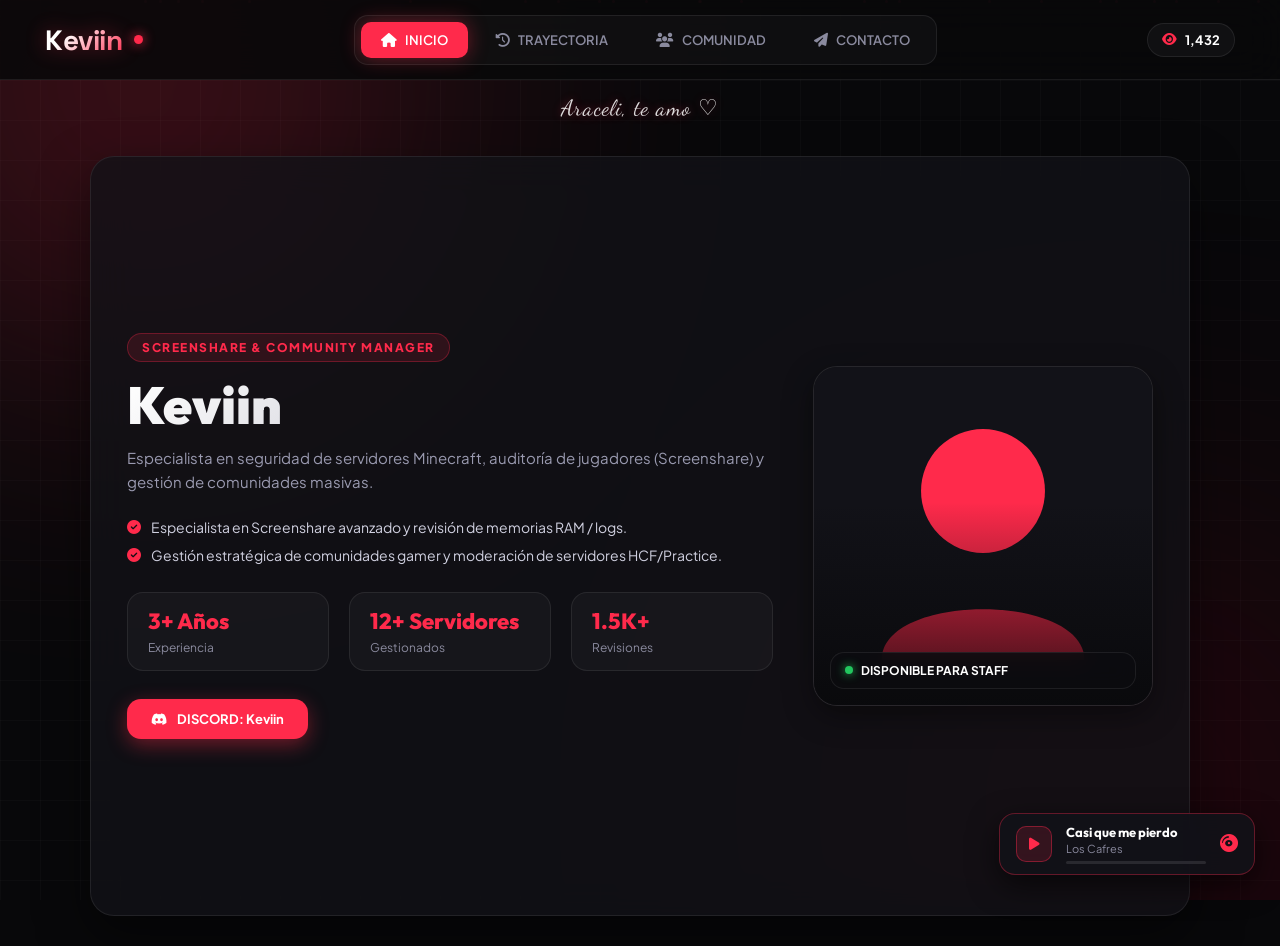
<file: index.html>
<!DOCTYPE html>
<html lang="es">
<head>
    <meta charset="UTF-8">
    <meta name="viewport" content="width=device-width, initial-scale=1.0">
    <title>Keviin - Portafolio Profesional</title>
    <!-- FAVICON CON LA K ESTILIZADA EN LA PESTAÑA -->
    <link rel="icon" type="image/svg+xml" href="data:image/svg+xml,<svg xmlns='http://www.w3.org/2000/svg' viewBox='0 0 100 100'><rect width='100' height='100' rx='20' fill='%2308080a'/><text x='50%' y='55%' dominant-baseline='central' text-anchor='middle' fill='%23ff2a4b' font-family='Cinzel, serif' font-weight='bold' font-size='70'>K</text></svg>">
    <link href="https://fonts.googleapis.com/css2?family=Dancing+Script:wght@600&family=Outfit:wght@400;600;700;800;900&family=Space+Grotesk:wght@600;700&family=Plus+Jakarta+Sans:wght@400;500;600;700&display=swap" rel="stylesheet">
    <link rel="stylesheet" href="https://cdnjs.cloudflare.com/ajax/libs/font-awesome/6.4.0/css/all.min.css">
    <link rel="stylesheet" href="css/styles.css">
</head>
<body>

    <div class="background-effects">
        <div class="grid-overlay"></div>
        <div class="glow-orb orb-1" id="orb1"></div>
        <div class="glow-orb orb-2" id="orb2"></div>
        <div id="particlesContainer" class="particles-container"></div>
    </div>

    <!-- REPRODUCTOR DE AUDIO -->
    <audio id="bgMusic" loop preload="auto"></audio>

    <!-- NAVBAR PRINCIPAL -->
    <nav class="navbar">
        <div class="logo">
            <span class="logo-accent" id="logoText">Keviin</span>
            <span class="status-dot"></span>
        </div>
        
        <div class="nav-links" id="navigationMenu"></div>
        
        <div class="navbar-right-group">
            <!-- CONTADOR DE VISITAS EN VIVO EN LA BARRA SUPERIOR -->
            <div class="visitor-counter-badge" title="Visitas totales">
                <i class="fas fa-eye"></i> <span id="visitorCounterNum" class="visitor-num">1,431</span>
            </div>
        </div>
    </nav>

    <!-- MENSAJE DEDICATORIA EDITABLE DESDE EL PANEL -->
    <div class="dedication-container">
        <span class="dedication-text" id="dedicationTextDisplay">Araceli, te amo ♡</span>
    </div>

    <!-- CONTENIDO DE LAS TARJETAS / SECCIONES -->
    <main class="main-container">
        <div id="cardsStage" class="cards-stage"></div>
    </main>

    <!-- REPRODUCTOR DE MÚSICA FLOTANTE ABAJO A LA DERECHA -->
    <div class="bottom-music-widget" id="musicPlayerBtn" onclick="toggleMusic()">
        <button class="music-play-btn" id="musicPlayIconBtn" aria-label="Reproducir">
            <i class="fas fa-play" id="playPauseIcon"></i>
        </button>
        <div class="bottom-music-details">
            <div class="bottom-song-title" id="songTitleDisplay">Casi que me pierdo</div>
            <div class="bottom-artist-name" id="songArtistDisplay">Los Cafres</div>
            <div class="music-progress-bar">
                <div class="music-progress-fill" id="musicProgressFill"></div>
            </div>
        </div>
        <div class="music-disc-icon">
            <i class="fas fa-compact-disc spin-disc" id="discIcon"></i>
        </div>
    </div>

    <div class="toast" id="toastNotification">Copiado al portapapeles</div>

    <script src="js/main.js"></script>
</body>
</html>
</file>
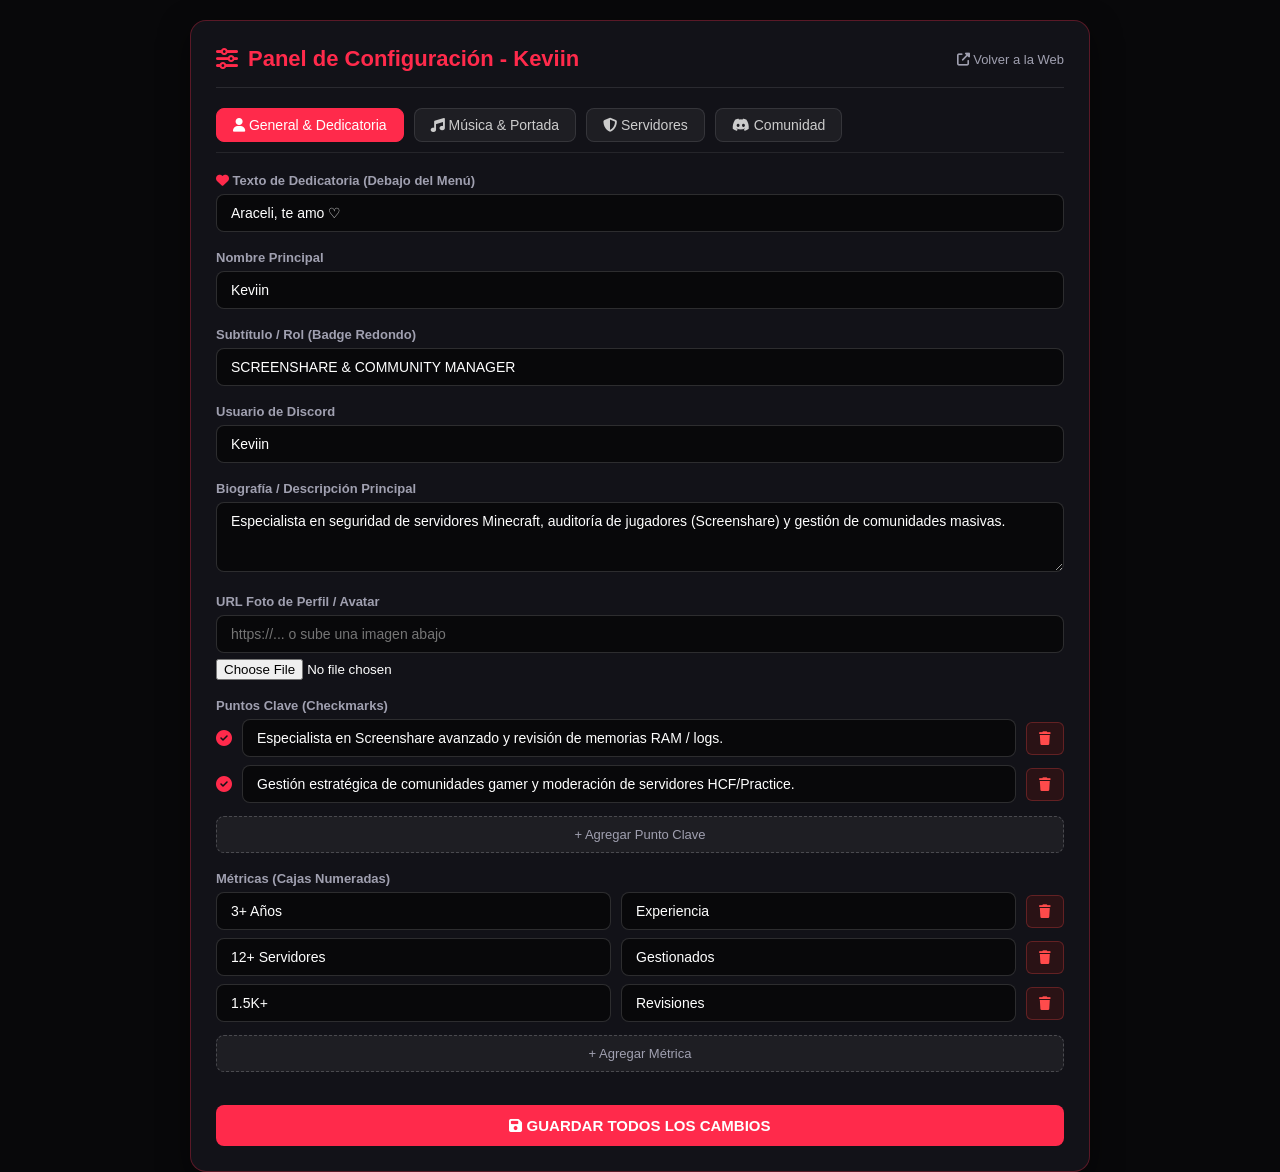
<file: portal.html>
<!DOCTYPE html>
<html lang="es">
<head>
    <meta charset="UTF-8">
    <meta name="viewport" content="width=device-width, initial-scale=1.0">
    <title>Panel de Control - Keviin</title>
    <link rel="icon" type="image/svg+xml" href="data:image/svg+xml,<svg xmlns='http://www.w3.org/2000/svg' viewBox='0 0 100 100'><rect width='100' height='100' rx='20' fill='%2308080a'/><text x='50%' y='55%' dominant-baseline='central' text-anchor='middle' fill='%23ff2a4b' font-family='Cinzel, serif' font-weight='bold' font-size='70'>K</text></svg>">
    <link href="https://fonts.googleapis.com/css2?family=Outfit:wght@400;600;700;800&display=swap" rel="stylesheet">
    <link rel="stylesheet" href="https://cdnjs.cloudflare.com/ajax/libs/font-awesome/6.4.0/css/all.min.css">
    <link rel="stylesheet" href="css/styles.css">
    <style>
        body { background: #08080a; color: #fff; font-family: 'Outfit', sans-serif; margin: 0; padding: 20px; }
        .admin-container { max-width: 900px; margin: 0 auto; background: #121218; border: 1px solid rgba(255,42,75,0.3); border-radius: 16px; padding: 25px; box-shadow: 0 10px 30px rgba(0,0,0,0.5); }
        .admin-header { display: flex; justify-content: space-between; align-items: center; border-bottom: 1px solid rgba(255,255,255,0.1); padding-bottom: 15px; margin-bottom: 20px; }
        .admin-title { font-size: 22px; font-weight: 700; color: #ff2a4b; display: flex; align-items: center; gap: 10px; }
        .nav-tabs { display: flex; gap: 10px; margin-bottom: 20px; border-bottom: 1px solid rgba(255,255,255,0.08); padding-bottom: 10px; overflow-x: auto; }
        .tab-btn { background: rgba(255,255,255,0.05); border: 1px solid rgba(255,255,255,0.1); color: #ccc; padding: 8px 16px; border-radius: 8px; cursor: pointer; font-size: 14px; transition: 0.2s; white-space: nowrap; }
        .tab-btn.active, .tab-btn:hover { background: #ff2a4b; color: #fff; border-color: #ff2a4b; }
        .tab-pane { display: none; }
        .tab-pane.active { display: block; }
        .form-group { margin-bottom: 18px; }
        .form-group label { display: block; font-size: 13px; color: #a0a0b0; margin-bottom: 6px; font-weight: 600; }
        .form-control { width: 100%; background: #08080a; border: 1px solid rgba(255,255,255,0.15); color: #fff; padding: 10px 14px; border-radius: 8px; box-sizing: border-box; font-family: inherit; font-size: 14px; }
        .form-control:focus { border-color: #ff2a4b; outline: none; }
        .btn-save { background: #ff2a4b; color: #fff; border: none; padding: 12px 24px; border-radius: 8px; font-size: 15px; font-weight: 700; cursor: pointer; transition: 0.2s; width: 100%; margin-top: 15px; }
        .btn-save:hover { background: #e01f3d; box-shadow: 0 0 15px rgba(255,42,75,0.4); }
        .dynamic-item { display: flex; gap: 10px; margin-bottom: 8px; align-items: center; }
        .btn-remove { background: #2a1215; color: #ff4b4b; border: 1px solid #ff4b4b44; padding: 8px 12px; border-radius: 6px; cursor: pointer; }
        .btn-add { background: rgba(255,255,255,0.05); border: 1px dashed rgba(255,255,255,0.2); color: #a0a0b0; width: 100%; padding: 10px; border-radius: 8px; cursor: pointer; font-size: 13px; margin-top: 5px; }
        .btn-add:hover { border-color: #ff2a4b; color: #fff; }
    </style>
</head>
<body>

<div class="admin-container">
    <div class="admin-header">
        <div class="admin-title"><i class="fas fa-sliders-h"></i> Panel de Configuración - Keviin</div>
        <a href="index.html" style="color:#a0a0b0; text-decoration:none; font-size:13px;"><i class="fas fa-external-link-alt"></i> Volver a la Web</a>
    </div>

    <div class="nav-tabs">
        <button class="tab-btn active" onclick="openTab('general', this)"><i class="fas fa-user"></i> General & Dedicatoria</button>
        <button class="tab-btn" onclick="openTab('music', this)"><i class="fas fa-music"></i> Música & Portada</button>
        <button class="tab-btn" onclick="openTab('trajectory', this)"><i class="fas fa-shield-alt"></i> Servidores</button>
        <button class="tab-btn" onclick="openTab('community', this)"><i class="fab fa-discord"></i> Comunidad</button>
    </div>

    <form id="adminForm" onsubmit="event.preventDefault(); saveEverything();">
        <!-- TAB GENERAL -->
        <div class="tab-pane active" id="tab-general">
            <div class="form-group">
                <label><i class="fas fa-heart" style="color:#ff2a4b;"></i> Texto de Dedicatoria (Debajo del Menú)</label>
                <input type="text" id="cfgDedication" class="form-control" placeholder="Ej: Araceli, te amo ♡">
            </div>

            <div class="form-group">
                <label>Nombre Principal</label>
                <input type="text" id="cfgName" class="form-control" placeholder="Keviin">
            </div>

            <div class="form-group">
                <label>Subtítulo / Rol (Badge Redondo)</label>
                <input type="text" id="cfgRole" class="form-control" placeholder="SCREENSHARE & COMMUNITY MANAGER">
            </div>

            <div class="form-group">
                <label>Usuario de Discord</label>
                <input type="text" id="cfgDiscord" class="form-control" placeholder="Keviin">
            </div>

            <div class="form-group">
                <label>Biografía / Descripción Principal</label>
                <textarea id="cfgBio" class="form-control" rows="3" placeholder="Descripción..."></textarea>
            </div>

            <div class="form-group">
                <label>URL Foto de Perfil / Avatar</label>
                <input type="text" id="cfgAvatarUrl" class="form-control" placeholder="https://... o sube una imagen abajo">
                <div style="margin-top:6px;">
                    <input type="file" id="fileAvatarInput" accept="image/*" onchange="showFileName(this, 'avatarFileName')">
                    <span id="avatarFileName" style="font-size:12px; color:#8a8a9e; margin-left:8px;"></span>
                </div>
            </div>

            <div class="form-group">
                <label>Puntos Clave (Checkmarks)</label>
                <div id="bulletsContainer"></div>
                <button type="button" class="btn-add" onclick="addBulletField('')">+ Agregar Punto Clave</button>
            </div>

            <div class="form-group">
                <label>Métricas (Cajas Numeradas)</label>
                <div id="metricsContainer"></div>
                <button type="button" class="btn-add" onclick="addMetricField('', '')">+ Agregar Métrica</button>
            </div>
        </div>

        <!-- TAB MÚSICA -->
        <div class="tab-pane" id="tab-music">
            <div class="form-group">
                <label><i class="fas fa-heading"></i> Nombre de la Canción</label>
                <input type="text" id="cfgSongTitle" class="form-control" placeholder="Ej: Casi que me pierdo">
            </div>

            <div class="form-group">
                <label><i class="fas fa-user-ninja"></i> Nombre del Artista / Grupo</label>
                <input type="text" id="cfgSongArtist" class="form-control" placeholder="Ej: Los Cafres">
            </div>

            <div class="form-group">
                <label><i class="fas fa-link"></i> URL Directa de la Canción (.mp3)</label>
                <input type="text" id="cfgSongUrl" class="form-control" placeholder="https://ejemplo.com/cancion.mp3">
                <span style="font-size:12px; color:#8a8a9e; display:block; margin-top:4px;">Pega el enlace de la canción que quieras colocar. Se actualiza al instante en la web.</span>
            </div>
        </div>

        <!-- TAB SERVIDORES -->
        <div class="tab-pane" id="tab-trajectory">
            <div class="form-group">
                <label>Servidores y Rangos de Trayectoria</label>
                <div id="trajectoryContainer"></div>
                <button type="button" class="btn-add" onclick="addServerField('', '', 'ACTUAL', '')">+ Agregar Servidor</button>
            </div>
        </div>

        <!-- TAB COMUNIDAD -->
        <div class="tab-pane" id="tab-community">
            <div class="form-group">
                <label>Descripción de la Comunidad</label>
                <textarea id="cfgCommDesc" class="form-control" rows="2"></textarea>
            </div>

            <div class="form-group">
                <label>Número de Miembros</label>
                <input type="text" id="cfgCommMembers" class="form-control" placeholder="1,450+">
            </div>

            <div class="form-group">
                <label>Link de Invitación a Discord</label>
                <input type="text" id="cfgCommLink" class="form-control" placeholder="https://discord.gg/...">
            </div>

            <div class="form-group">
                <label>Testimonios de Owners / Managers</label>
                <div id="testimonialsContainer"></div>
                <button type="button" class="btn-add" onclick="addTestimonialField('', '', '')">+ Agregar Testimonio</button>
            </div>

            <div class="form-group">
                <label>Juegos Activos</label>
                <div id="gamesContainer"></div>
                <button type="button" class="btn-add" onclick="addGameField('', 'Activo')">+ Agregar Juego</button>
            </div>
        </div>

        <button type="submit" class="btn-save"><i class="fas fa-save"></i> GUARDAR TODOS LOS CAMBIOS</button>
    </form>
</div>

<script src="js/admin.js"></script>
</body>
</html>
</file>
<file: css/styles.css>
* {
    margin: 0;
    padding: 0;
    box-sizing: border-box;
    font-family: 'Plus Jakarta Sans', sans-serif;
    user-select: none;
}

:root {
    --accent-color: #ff2a4b;
    --accent-glow: rgba(255, 42, 75, 0.4);
    --accent-secondary: #7a0018;
    --bg-dark: #08080a;
    --card-bg: rgba(18, 18, 24, 0.78);
    --border-color: rgba(255, 255, 255, 0.08);
}

body {
    background-color: var(--bg-dark);
    color: #ffffff;
    height: 100vh;
    overflow: hidden;
    position: relative;
}

.background-effects {
    position: absolute;
    top: 0;
    left: 0;
    width: 100%;
    height: 100%;
    overflow: hidden;
    z-index: -1;
}

.grid-overlay {
    width: 100%;
    height: 100%;
    background-image: 
        linear-gradient(rgba(255, 255, 255, 0.02) 1px, transparent 1px),
        linear-gradient(90deg, rgba(255, 255, 255, 0.02) 1px, transparent 1px);
    background-size: 40px 40px;
    position: absolute;
}

.glow-orb {
    position: absolute;
    border-radius: 50%;
    filter: blur(150px);
    opacity: 0.28;
    animation: orbFloat 12s ease-in-out infinite alternate;
    transition: background 0.5s ease;
}

.orb-1 {
    width: 520px;
    height: 520px;
    background: var(--accent-color);
    top: -180px;
    left: -120px;
}

.orb-2 {
    width: 550px;
    height: 550px;
    background: var(--accent-secondary);
    bottom: -180px;
    right: -120px;
    animation-delay: -6s;
}

@keyframes orbFloat {
    0% { transform: translateY(0px) scale(1) rotate(0deg); opacity: 0.22; }
    50% { transform: translateY(20px) scale(1.05) rotate(3deg); opacity: 0.3; }
    100% { transform: translateY(40px) scale(1.1) rotate(6deg); opacity: 0.25; }
}

.particles-container {
    position: absolute;
    width: 100%;
    height: 100%;
    pointer-events: none;
    overflow: hidden;
}

.particle {
    position: absolute;
    width: 3px;
    height: 3px;
    background: var(--accent-color);
    border-radius: 50%;
    opacity: 0.5;
    animation: floatParticle 8s infinite linear;
}

@keyframes floatParticle {
    0% { transform: translateY(100vh) scale(0.5); opacity: 0; }
    20% { opacity: 0.6; }
    80% { opacity: 0.6; }
    100% { transform: translateY(-10vh) scale(1.2); opacity: 0; }
}

.navbar {
    display: flex;
    justify-content: space-between;
    align-items: center;
    padding: 0 45px;
    height: 80px;
    background: rgba(8, 8, 10, 0.88);
    backdrop-filter: blur(20px);
    border-bottom: 1px solid var(--border-color);
    position: relative;
    z-index: 10;
}

.logo {
    display: flex;
    align-items: center;
    gap: 12px;
}

.logo-accent {
    font-family: 'Space Grotesk', 'Outfit', sans-serif;
    font-weight: 700;
    font-size: 28px;
    letter-spacing: -0.5px;
    background: linear-gradient(135deg, #ffffff 30%, var(--accent-color) 100%);
    -webkit-background-clip: text;
    -webkit-text-fill-color: transparent;
    filter: drop-shadow(0 0 10px var(--accent-glow));
    text-transform: capitalize;
}

.status-dot {
    width: 9px;
    height: 9px;
    background-color: var(--accent-color);
    border-radius: 50%;
    box-shadow: 0 0 12px var(--accent-color);
    animation: blink 2s infinite;
}

@keyframes blink {
    0%, 100% { opacity: 1; transform: scale(1); }
    50% { opacity: 0.4; transform: scale(0.85); }
}

.nav-links {
    display: flex;
    gap: 8px;
    background: rgba(255, 255, 255, 0.03);
    padding: 6px;
    border-radius: 14px;
    border: 1px solid var(--border-color);
}

.nav-btn {
    background: transparent;
    border: none;
    color: #8a8a9e;
    padding: 10px 20px;
    border-radius: 10px;
    font-weight: 600;
    font-size: 13px;
    cursor: pointer;
    transition: all 0.3s cubic-bezier(0.4, 0, 0.2, 1);
    display: flex;
    align-items: center;
    gap: 8px;
}

.nav-btn i {
    font-size: 14px;
    transition: transform 0.3s ease;
}

.nav-btn:hover {
    color: #ffffff;
    background: rgba(255, 255, 255, 0.05);
}

.nav-btn.active {
    background: var(--accent-color);
    color: #ffffff;
    box-shadow: 0 0 20px var(--accent-glow);
}

.navbar-right-group {
    display: flex;
    align-items: center;
    gap: 14px;
}

.music-player-widget {
    display: flex;
    align-items: center;
    gap: 10px;
    background: rgba(255, 255, 255, 0.04);
    border: 1px solid rgba(255, 42, 75, 0.35);
    padding: 8px 18px;
    border-radius: 20px;
    cursor: pointer;
    position: relative;
    transition: all 0.3s ease;
}

.music-player-widget:hover {
    background: rgba(255, 42, 75, 0.12);
    border-color: var(--accent-color);
    box-shadow: 0 0 18px var(--accent-glow);
    transform: translateY(-1px);
}

.music-bars {
    display: flex;
    align-items: flex-end;
    gap: 3px;
    height: 14px;
}

.music-bars span {
    width: 3px;
    height: 100%;
    background-color: var(--accent-color);
    border-radius: 3px;
    transition: height 0.2s ease;
}

.music-player-widget.playing .music-bars span:nth-child(1) {
    animation: soundBar 0.8s ease-in-out infinite alternate;
}
.music-player-widget.playing .music-bars span:nth-child(2) {
    animation: soundBar 0.8s ease-in-out infinite alternate 0.2s;
}
.music-player-widget.playing .music-bars span:nth-child(3) {
    animation: soundBar 0.8s ease-in-out infinite alternate 0.4s;
}

@keyframes soundBar {
    0% { height: 4px; }
    100% { height: 16px; }
}

.music-info {
    font-size: 13px;
    font-weight: 600;
    color: #e2e2e8;
    max-width: 190px;
    white-space: nowrap;
    overflow: hidden;
    text-overflow: ellipsis;
}

.music-tooltip {
    position: absolute;
    bottom: -36px;
    right: 0;
    background: rgba(12, 12, 16, 0.95);
    color: #fff;
    font-size: 11px;
    padding: 5px 12px;
    border-radius: 20px;
    border: 1px solid var(--accent-color);
    pointer-events: none;
    opacity: 0;
    transition: all 0.25s ease;
    white-space: nowrap;
    box-shadow: 0 4px 15px rgba(0,0,0,0.5);
}

.music-player-widget:hover .music-tooltip {
    opacity: 1;
    transform: translateY(0);
}

.visitor-counter-badge {
    display: flex;
    align-items: center;
    gap: 8px;
    background: rgba(255, 255, 255, 0.04);
    border: 1px solid var(--border-color);
    padding: 8px 14px;
    border-radius: 20px;
    font-size: 13px;
    color: #a0a0b0;
    transition: all 0.3s ease;
}

.visitor-counter-badge i { color: var(--accent-color); }
.visitor-num { font-weight: 700; color: #fff; }

.main-container {
    height: calc(100vh - 80px);
    display: flex;
    justify-content: center;
    align-items: center;
    padding: 20px;
}

.cards-stage {
    width: 100%;
    max-width: 1100px;
    height: calc(100% - 20px);
    position: relative;
}

.card-module {
    position: absolute;
    width: 100%;
    height: 100%;
    background: var(--card-bg);
    border: 1px solid var(--border-color);
    border-radius: 24px;
    padding: 36px;
    backdrop-filter: blur(20px);
    box-shadow: 0 20px 50px rgba(0, 0, 0, 0.5);
    opacity: 0;
    transform: translateY(20px) scale(0.98);
    pointer-events: none;
    transition: all 0.5s cubic-bezier(0.16, 1, 0.3, 1);
    overflow-y: auto;
}

.card-module::-webkit-scrollbar { width: 6px; }
.card-module::-webkit-scrollbar-thumb { background: rgba(255, 255, 255, 0.15); border-radius: 10px; }

.card-module.active {
    opacity: 1;
    transform: translateY(0) scale(1);
    pointer-events: all;
}

.hero-layout {
    display: grid;
    grid-template-columns: 1fr 340px;
    gap: 40px;
    align-items: center;
    height: 100%;
}

.badge-role {
    display: inline-block;
    padding: 6px 14px;
    background: rgba(255, 42, 75, 0.12);
    border: 1px solid rgba(255, 42, 75, 0.3);
    color: var(--accent-color);
    font-size: 12px;
    font-weight: 800;
    letter-spacing: 1.5px;
    border-radius: 20px;
    margin-bottom: 16px;
}

.hero-title {
    font-family: 'Outfit', sans-serif;
    font-size: 52px;
    font-weight: 900;
    line-height: 1.05;
    margin-bottom: 14px;
    background: linear-gradient(135deg, #ffffff 0%, #a0a0b0 100%);
    -webkit-background-clip: text;
    -webkit-text-fill-color: transparent;
}

.hero-subtitle {
    color: #9a9ab0;
    font-size: 15px;
    line-height: 1.6;
    margin-bottom: 24px;
}

.bullets-list { list-style: none; margin-bottom: 28px; }
.bullets-list li { display: flex; align-items: center; gap: 10px; color: #d0d0e0; font-size: 14px; margin-bottom: 10px; }
.bullets-list li i { color: var(--accent-color); }

.metrics-row { display: flex; gap: 20px; margin-bottom: 28px; }
.metric-card {
    background: rgba(255, 255, 255, 0.03);
    border: 1px solid var(--border-color);
    padding: 14px 20px;
    border-radius: 16px;
    flex: 1;
}
.metric-card .num { display: block; font-family: 'Outfit', sans-serif; font-size: 22px; font-weight: 800; color: var(--accent-color); }
.metric-card .label { font-size: 12px; color: #8a8a9e; }

.avatar-frame {
    position: relative;
    width: 100%;
    aspect-ratio: 1;
    border-radius: 24px;
    overflow: hidden;
    border: 1px solid var(--border-color);
    box-shadow: 0 10px 30px rgba(0,0,0,0.4);
    background: rgba(255, 255, 255, 0.02);
}
.avatar-wrapper img { width: 100%; height: 100%; object-fit: cover; }
.avatar-overlay-gradient { position: absolute; inset: 0; background: linear-gradient(to top, rgba(8,8,10,0.85) 0%, transparent 60%); }

.online-status {
    position: absolute;
    bottom: 16px;
    left: 16px;
    right: 16px;
    background: rgba(12, 12, 16, 0.85);
    backdrop-filter: blur(10px);
    padding: 10px 14px;
    border-radius: 14px;
    border: 1px solid var(--border-color);
    font-size: 12px;
    font-weight: 700;
    display: flex;
    align-items: center;
    gap: 8px;
}

.pulse {
    width: 8px; height: 8px; background-color: #22c55e; border-radius: 50%; box-shadow: 0 0 10px #22c55e; animation: blink 1.5s infinite;
}

.btn {
    padding: 12px 24px;
    border-radius: 14px;
    font-weight: 700;
    font-size: 13px;
    cursor: pointer;
    border: none;
    display: inline-flex;
    align-items: center;
    gap: 10px;
    text-decoration: none;
}
.btn-primary { background: var(--accent-color); color: #fff; box-shadow: 0 6px 20px var(--accent-glow); }

.trayectoria-grid { display: grid; grid-template-columns: repeat(2, 1fr); gap: 16px; }
.server-card {
    background: rgba(255, 255, 255, 0.02);
    border: 1px solid var(--border-color);
    padding: 18px;
    border-radius: 16px;
    display: flex;
    gap: 16px;
    align-items: flex-start;
}
.server-icon {
    width: 44px; height: 44px; border-radius: 12px; background: rgba(255, 42, 75, 0.1); color: var(--accent-color); display: flex; align-items: center; justify-content: center; font-size: 18px; flex-shrink: 0;
}
.server-name { font-family: 'Outfit', sans-serif; font-size: 16px; font-weight: 700; color: #fff; }
.server-role { font-size: 13px; color: var(--accent-color); font-weight: 600; margin-bottom: 6px; }
.server-achievement { font-size: 12px; color: #8a8a9e; line-height: 1.4; }

.badge-status { font-size: 10px; font-weight: 800; padding: 3px 8px; border-radius: 8px; text-transform: uppercase; }
.badge-status.actual { background: rgba(34, 197, 94, 0.15); color: #22c55e; border: 1px solid rgba(34, 197, 94, 0.3); }
.badge-status.anterior { background: rgba(255, 255, 255, 0.05); color: #7a7a8c; border: 1px solid var(--border-color); }

.testimonials-grid { display: grid; grid-template-columns: repeat(2, 1fr); gap: 16px; margin-top: 12px; margin-bottom: 24px; }
.testimonial-card { background: rgba(255, 255, 255, 0.02); border: 1px solid var(--border-color); padding: 16px; border-radius: 14px; }
.testimonial-quote { font-size: 13px; color: #c0c0d0; font-style: italic; margin-bottom: 12px; }
.testimonial-author { display: flex; align-items: center; gap: 10px; }
.author-avatar { width: 30px; height: 30px; border-radius: 50%; background: var(--accent-color); color: #fff; display: flex; align-items: center; justify-content: center; font-weight: 800; font-size: 12px; }
.author-info { font-size: 12px; font-weight: 700; color: #fff; }
.author-info span { display: block; font-size: 11px; color: #7a7a8c; font-weight: 400; }

.chill-games-grid { display: grid; grid-template-columns: repeat(4, 1fr); gap: 12px; margin-top: 12px; }
.game-badge { background: rgba(255, 255, 255, 0.02); border: 1px solid var(--border-color); padding: 12px; border-radius: 12px; display: flex; flex-direction: column; gap: 6px; }
.game-title { font-size: 13px; font-weight: 700; color: #fff; }
.game-status { font-size: 11px; color: #7a7a8c; display: flex; align-items: center; gap: 6px; }

.toast {
    position: fixed; bottom: 30px; left: 50%; transform: translateX(-50%) translateY(100px); background: rgba(18, 18, 24, 0.95); border: 1px solid var(--accent-color); color: #fff; padding: 12px 24px; border-radius: 30px; font-size: 13px; font-weight: 600; opacity: 0; transition: all 0.4s cubic-bezier(0.16, 1, 0.3, 1); z-index: 1000;
}
.toast.show { opacity: 1; transform: translateX(-50%) translateY(0); }

@media (max-width: 850px) {
    .hero-layout { grid-template-columns: 1fr; }
    .trayectoria-grid { grid-template-columns: 1fr; }
    .testimonials-grid { grid-template-columns: 1fr; }
    .chill-games-grid { grid-template-columns: repeat(2, 1fr); }
    .navbar { padding: 0 20px; }
}


/* TEXTO DEDICATORIA CHARO / ARACELI TE AMO */
.dedication-container {
    text-align: center;
    margin-top: 15px;
    margin-bottom: 5px;
}

.dedication-text {
    font-family: 'Dancing Script', cursive;
    font-size: 22px;
    color: rgba(255, 255, 255, 0.85);
    letter-spacing: 1px;
    text-shadow: 0 0 10px rgba(255, 42, 75, 0.4);
}

/* REPRODUCTOR FLOTANTE ABAJO A LA DERECHA (ESTILO FOTO 1) */
.bottom-music-widget {
    position: fixed;
    bottom: 25px;
    right: 25px;
    background: rgba(18, 18, 24, 0.92);
    border: 1px solid rgba(255, 42, 75, 0.35);
    border-radius: 16px;
    padding: 10px 16px;
    display: flex;
    align-items: center;
    gap: 14px;
    z-index: 999;
    backdrop-filter: blur(12px);
    box-shadow: 0 10px 30px rgba(0, 0, 0, 0.6);
    cursor: pointer;
    transition: all 0.3s cubic-bezier(0.16, 1, 0.3, 1);
}

.bottom-music-widget:hover {
    border-color: var(--accent-color, #ff2a4b);
    box-shadow: 0 12px 35px var(--accent-glow, rgba(255, 42, 75, 0.4));
    transform: translateY(-2px);
}

.music-play-btn {
    width: 36px;
    height: 36px;
    border-radius: 10px;
    background: rgba(255, 42, 75, 0.15);
    border: 1px solid rgba(255, 42, 75, 0.4);
    color: var(--accent-color, #ff2a4b);
    display: flex;
    align-items: center;
    justify-content: center;
    cursor: pointer;
    font-size: 14px;
    transition: all 0.2s ease;
}

.music-play-btn:hover {
    background: var(--accent-color, #ff2a4b);
    color: #ffffff;
}

.bottom-music-details {
    display: flex;
    flex-direction: column;
    gap: 2px;
    min-width: 140px;
}

.bottom-song-title {
    font-family: 'Outfit', sans-serif;
    font-size: 13px;
    font-weight: 700;
    color: #ffffff;
    max-width: 160px;
    white-space: nowrap;
    overflow: hidden;
    text-overflow: ellipsis;
}

.bottom-artist-name {
    font-size: 11px;
    color: #8a8a9e;
    max-width: 160px;
    white-space: nowrap;
    overflow: hidden;
    text-overflow: ellipsis;
}

.music-progress-bar {
    width: 100%;
    height: 3px;
    background: rgba(255, 255, 255, 0.1);
    border-radius: 2px;
    margin-top: 4px;
    overflow: hidden;
}

.music-progress-fill {
    width: 0%;
    height: 100%;
    background: var(--accent-color, #ff2a4b);
    transition: width 0.2s linear;
}

.music-disc-icon {
    font-size: 18px;
    color: var(--accent-color, #ff2a4b);
    display: flex;
    align-items: center;
    justify-content: center;
}

.spin-disc.spinning {
    animation: rotateDisc 3s linear infinite;
}

@keyframes rotateDisc {
    from { transform: rotate(0deg); }
    to { transform: rotate(360deg); }
}
</file>
